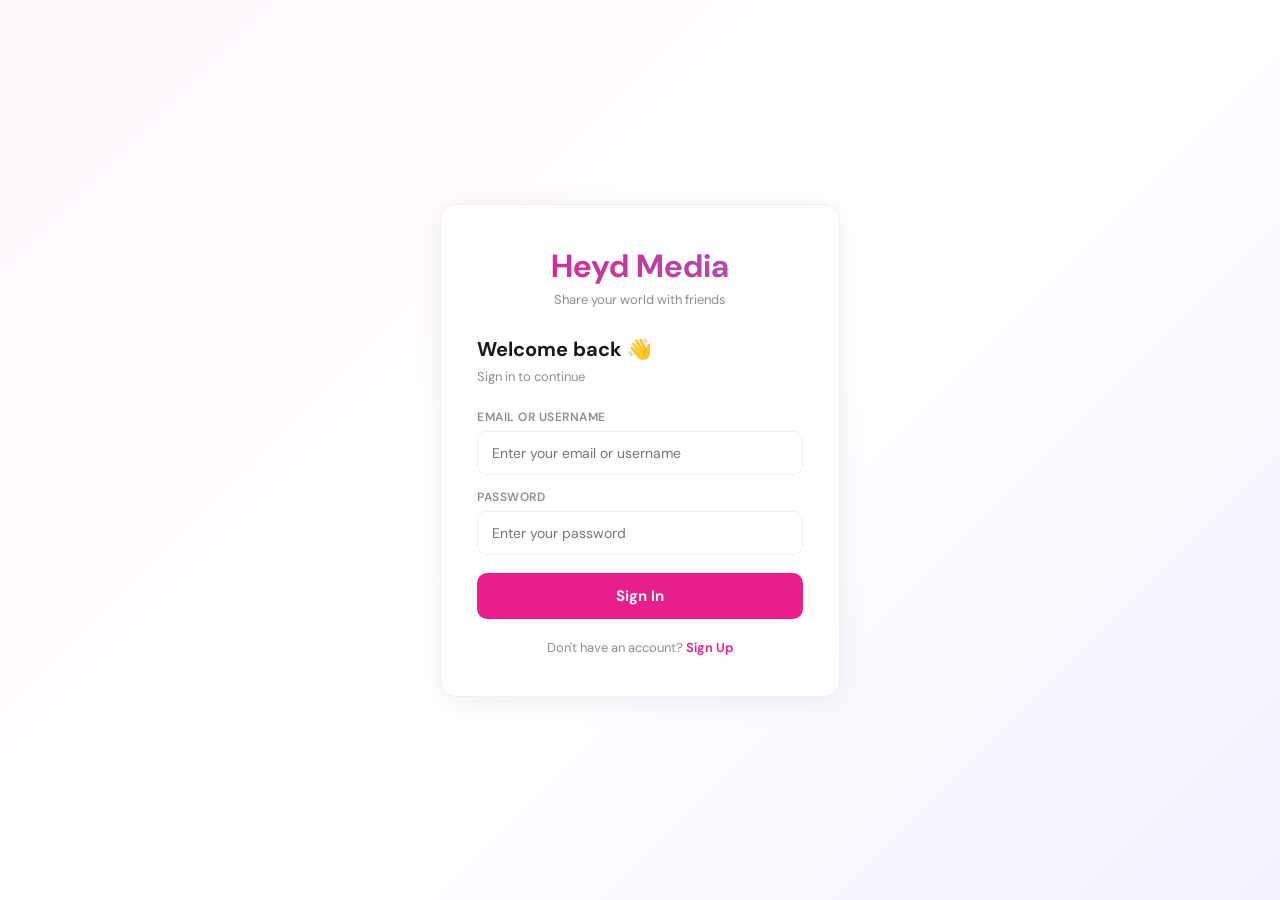
<file: index.html>
<!DOCTYPE html>
<html lang="en">
<head>
<meta charset="UTF-8">
<meta name="viewport" content="width=device-width, initial-scale=1.0">
<title>Heyd Media</title>
<link href="https://fonts.googleapis.com/css2?family=DM+Sans:ital,opsz,wght@0,9..40,300;0,9..40,400;0,9..40,500;0,9..40,600;0,9..40,700;1,9..40,400&display=swap" rel="stylesheet">
<style>
:root {
  --pink: #e91e8c;
  --pink2: #ff4db8;
  --pink-dim: rgba(233,30,140,0.12);
  --bg: #fafafa;
  --white: #ffffff;
  --card: #ffffff;
  --border: #efefef;
  --text: #1a1a1a;
  --muted: #8e8e8e;
  --light: #f5f5f5;
  --sidebar-w: 240px;
  --font: 'DM Sans', sans-serif;
}
*{margin:0;padding:0;box-sizing:border-box;}
body{font-family:var(--font);background:var(--bg);color:var(--text);min-height:100vh;}

/* ── AUTH SCREENS ── */
.auth-screen{display:none;min-height:100vh;align-items:center;justify-content:center;
  background:linear-gradient(135deg,#fff5fb 0%,#fff 50%,#f5f0ff 100%);}
.auth-screen.active{display:flex;}

.auth-box{background:var(--white);border:1px solid var(--border);border-radius:16px;
  padding:40px 36px;width:400px;box-shadow:0 4px 30px rgba(0,0,0,0.06);}

.auth-logo{text-align:center;margin-bottom:28px;}
.auth-logo .logo-text{font-size:32px;font-weight:700;
  background:linear-gradient(135deg,var(--pink),#9b59b6);
  -webkit-background-clip:text;-webkit-text-fill-color:transparent;background-clip:text;}
.auth-logo p{font-size:13px;color:var(--muted);margin-top:4px;}

.auth-box h2{font-size:20px;font-weight:700;margin-bottom:6px;}
.auth-box .sub{font-size:13px;color:var(--muted);margin-bottom:24px;}

.form-group{margin-bottom:14px;}
.form-group label{font-size:12px;font-weight:600;color:var(--muted);
  text-transform:uppercase;letter-spacing:0.5px;display:block;margin-bottom:6px;}
.form-group input{width:100%;padding:12px 14px;border:1.5px solid var(--border);
  border-radius:10px;font-size:14px;font-family:var(--font);
  outline:none;transition:border 0.2s;background:#fff;color:var(--text);}
.form-group input:focus{border-color:var(--pink);}

.btn-main{width:100%;padding:13px;background:var(--pink);color:#fff;
  border:none;border-radius:10px;font-size:15px;font-weight:700;
  font-family:var(--font);cursor:pointer;transition:all 0.2s;margin-top:4px;}
.btn-main:hover{background:#c2185b;transform:translateY(-1px);
  box-shadow:0 6px 20px rgba(233,30,140,0.3);}

.auth-switch{text-align:center;font-size:13px;color:var(--muted);margin-top:20px;}
.auth-switch a{color:var(--pink);text-decoration:none;font-weight:600;cursor:pointer;}

.divider{display:flex;align-items:center;gap:12px;margin:18px 0;}
.divider span{font-size:12px;color:var(--muted);}
.divider::before,.divider::after{content:'';flex:1;height:1px;background:var(--border);}

/* ── MAIN APP ── */
#app{display:none;}
#app.active{display:flex;min-height:100vh;}

/* Sidebar */
.sidebar{width:var(--sidebar-w);background:var(--white);border-right:1px solid var(--border);
  padding:20px 0;position:fixed;top:0;left:0;bottom:0;z-index:100;
  display:flex;flex-direction:column;}

.sidebar-logo{padding:14px 24px 24px;font-size:24px;font-weight:700;
  background:linear-gradient(135deg,var(--pink),#9b59b6);
  -webkit-background-clip:text;-webkit-text-fill-color:transparent;background-clip:text;}

.nav-item{display:flex;align-items:center;gap:14px;padding:13px 24px;
  cursor:pointer;border-radius:12px;margin:2px 10px;
  font-size:15px;font-weight:500;color:var(--text);transition:all 0.15s;
  text-decoration:none;}
.nav-item:hover{background:var(--light);}
.nav-item.active{background:var(--pink-dim);color:var(--pink);font-weight:700;}
.nav-item .nav-icon{font-size:22px;width:26px;text-align:center;}
.nav-item .notif-badge{background:var(--pink);color:#fff;border-radius:10px;
  font-size:10px;font-weight:700;padding:1px 6px;margin-left:auto;}

.sidebar-user{margin-top:auto;padding:16px 24px;border-top:1px solid var(--border);
  display:flex;align-items:center;gap:12px;cursor:pointer;}
.sidebar-user:hover{background:var(--light);}
.s-avatar{width:38px;height:38px;border-radius:50%;background:linear-gradient(135deg,var(--pink),#9b59b6);
  display:flex;align-items:center;justify-content:center;
  font-size:15px;font-weight:700;color:#fff;flex-shrink:0;}
.s-name{font-size:14px;font-weight:600;}
.s-handle{font-size:12px;color:var(--muted);}
.s-logout{margin-left:auto;font-size:18px;color:var(--muted);}

/* Main content */
.main{margin-left:var(--sidebar-w);flex:1;min-height:100vh;}

/* ── PAGES ── */
.page{display:none;padding:30px;}
.page.active{display:block;}

/* ── FEED ── */
.feed-layout{display:grid;grid-template-columns:1fr 320px;gap:30px;max-width:960px;margin:0 auto;}

.stories-bar{background:var(--white);border:1px solid var(--border);border-radius:16px;
  padding:16px;margin-bottom:20px;display:flex;gap:16px;overflow-x:auto;}
.story{display:flex;flex-direction:column;align-items:center;gap:6px;cursor:pointer;flex-shrink:0;}
.story-ring{width:58px;height:58px;border-radius:50%;
  background:linear-gradient(135deg,var(--pink),#f9a825);
  padding:2px;display:flex;align-items:center;justify-content:center;}
.story-ring.add{background:var(--light);border:2px dashed var(--border);}
.story-inner{width:52px;height:52px;border-radius:50%;background:var(--light);
  display:flex;align-items:center;justify-content:center;
  font-size:20px;border:2px solid var(--white);}
.story-name{font-size:10px;color:var(--muted);text-align:center;max-width:58px;
  overflow:hidden;text-overflow:ellipsis;white-space:nowrap;}

/* Create post box */
.create-box{background:var(--white);border:1px solid var(--border);border-radius:16px;
  padding:16px;margin-bottom:20px;}
.create-input-row{display:flex;align-items:center;gap:12px;margin-bottom:12px;}
.create-input{flex:1;padding:11px 16px;background:var(--light);border:none;
  border-radius:24px;font-size:14px;font-family:var(--font);outline:none;color:var(--text);}
.create-input::placeholder{color:var(--muted);}
.create-actions{display:flex;gap:8px;align-items:center;}
.create-btn{padding:6px 14px;border:none;border-radius:20px;font-size:13px;font-weight:600;
  font-family:var(--font);cursor:pointer;display:flex;align-items:center;gap:5px;transition:all 0.2s;}
.create-btn.media{background:var(--light);color:var(--text);}
.create-btn.media:hover{background:var(--border);}
.create-btn.post{background:var(--pink);color:#fff;margin-left:auto;}
.create-btn.post:hover{background:#c2185b;}

/* Post card */
.post-card{background:var(--white);border:1px solid var(--border);
  border-radius:16px;margin-bottom:16px;overflow:hidden;}
.post-header{display:flex;align-items:center;gap:10px;padding:14px 16px;}
.post-avatar{width:40px;height:40px;border-radius:50%;
  display:flex;align-items:center;justify-content:center;
  font-size:16px;font-weight:700;color:#fff;flex-shrink:0;}
.post-user-info{flex:1;}
.post-username{font-size:14px;font-weight:700;}
.post-time{font-size:12px;color:var(--muted);}
.post-menu{font-size:20px;color:var(--muted);cursor:pointer;padding:4px 8px;
  border-radius:8px;transition:background 0.2s;}
.post-menu:hover{background:var(--light);}

.post-media{width:100%;max-height:420px;object-fit:cover;display:block;}
.post-media-emoji{width:100%;height:240px;
  display:flex;align-items:center;justify-content:center;
  font-size:80px;background:linear-gradient(135deg,#f8f0ff,#fff0f8);}

.post-body{padding:14px 16px;}
.post-caption{font-size:14px;line-height:1.6;margin-bottom:10px;}
.post-caption .username-tag{font-weight:700;}

.post-actions{display:flex;align-items:center;gap:4px;margin-bottom:10px;}
.action-btn{background:none;border:none;cursor:pointer;
  display:flex;align-items:center;gap:5px;padding:6px 10px;
  border-radius:8px;font-size:13px;font-weight:600;font-family:var(--font);
  color:var(--muted);transition:all 0.2s;}
.action-btn:hover{background:var(--light);}
.action-btn.liked{color:var(--pink);}
.action-btn .icon{font-size:18px;}

.post-likes{font-size:13px;font-weight:700;margin-bottom:6px;}
.post-comment-input{display:flex;align-items:center;gap:8px;padding-top:10px;
  border-top:1px solid var(--border);}
.comment-in{flex:1;padding:8px 14px;background:var(--light);border:none;
  border-radius:20px;font-size:13px;font-family:var(--font);outline:none;color:var(--text);}
.comment-in::placeholder{color:var(--muted);}
.comment-send{background:var(--pink);color:#fff;border:none;
  width:32px;height:32px;border-radius:50%;cursor:pointer;font-size:14px;
  display:flex;align-items:center;justify-content:center;transition:all 0.2s;}
.comment-send:hover{background:#c2185b;}

.comments-list{margin-top:8px;}
.comment-item{display:flex;gap:8px;margin-bottom:8px;}
.comment-av{width:28px;height:28px;border-radius:50%;
  display:flex;align-items:center;justify-content:center;
  font-size:11px;font-weight:700;color:#fff;flex-shrink:0;}
.comment-content{flex:1;}
.comment-user{font-size:12px;font-weight:700;}
.comment-text{font-size:13px;color:var(--text);}
.comment-time{font-size:11px;color:var(--muted);}

/* Right sidebar */
.right-sidebar{}
.widget{background:var(--white);border:1px solid var(--border);
  border-radius:16px;padding:16px;margin-bottom:16px;}
.widget-title{font-size:14px;font-weight:700;margin-bottom:14px;
  display:flex;align-items:center;justify-content:space-between;}
.widget-title a{font-size:12px;color:var(--pink);cursor:pointer;font-weight:600;}

.suggest-user{display:flex;align-items:center;gap:10px;margin-bottom:12px;}
.su-av{width:36px;height:36px;border-radius:50%;
  display:flex;align-items:center;justify-content:center;
  font-size:14px;font-weight:700;color:#fff;}
.su-name{font-size:13px;font-weight:700;flex:1;}
.su-handle{font-size:11px;color:var(--muted);}
.follow-btn{background:var(--pink-dim);color:var(--pink);border:none;
  padding:5px 14px;border-radius:16px;font-size:12px;font-weight:700;
  font-family:var(--font);cursor:pointer;transition:all 0.2s;}
.follow-btn:hover{background:var(--pink);color:#fff;}
.follow-btn.following{background:var(--light);color:var(--muted);}

/* ── EXPLORE ── */
.explore-grid{display:grid;grid-template-columns:repeat(3,1fr);gap:3px;max-width:900px;margin:0 auto;}
.explore-item{aspect-ratio:1;border-radius:8px;overflow:hidden;cursor:pointer;position:relative;}
.explore-item:hover .explore-overlay{opacity:1;}
.explore-img{width:100%;height:100%;display:flex;align-items:center;justify-content:center;font-size:48px;}
.explore-overlay{position:absolute;inset:0;background:rgba(0,0,0,0.4);
  display:flex;align-items:center;justify-content:center;gap:16px;
  opacity:0;transition:opacity 0.2s;color:#fff;font-weight:700;font-size:14px;}

/* ── PROFILE ── */
.profile-header{max-width:800px;margin:0 auto 30px;background:var(--white);
  border:1px solid var(--border);border-radius:16px;padding:28px;}
.profile-top{display:flex;align-items:center;gap:32px;margin-bottom:24px;}
.profile-big-av{width:96px;height:96px;border-radius:50%;
  display:flex;align-items:center;justify-content:center;
  font-size:38px;font-weight:700;color:#fff;flex-shrink:0;}
.profile-info h2{font-size:22px;font-weight:700;margin-bottom:4px;}
.profile-handle{font-size:14px;color:var(--muted);margin-bottom:12px;}
.profile-bio{font-size:14px;line-height:1.6;color:var(--text);margin-bottom:14px;}
.profile-stats{display:flex;gap:28px;}
.p-stat{text-align:center;}
.p-stat-num{font-size:18px;font-weight:700;display:block;}
.p-stat-lbl{font-size:12px;color:var(--muted);}
.profile-actions{display:flex;gap:10px;margin-top:16px;}
.edit-btn{padding:9px 22px;border-radius:10px;border:1.5px solid var(--border);
  background:#fff;font-size:14px;font-weight:700;font-family:var(--font);
  cursor:pointer;transition:all 0.2s;}
.edit-btn:hover{background:var(--light);}

.profile-grid{display:grid;grid-template-columns:repeat(3,1fr);gap:3px;max-width:800px;margin:0 auto;}
.pg-item{aspect-ratio:1;border-radius:8px;overflow:hidden;cursor:pointer;
  display:flex;align-items:center;justify-content:center;font-size:44px;position:relative;}
.pg-item:hover .explore-overlay{opacity:1;}

/* ── NOTIFICATIONS ── */
.notif-list{max-width:600px;margin:0 auto;}
.notif-item{display:flex;align-items:center;gap:12px;padding:14px 16px;
  background:var(--white);border:1px solid var(--border);border-radius:12px;
  margin-bottom:10px;transition:all 0.2s;}
.notif-item:hover{border-color:var(--pink);transform:translateX(4px);}
.notif-item.unread{background:#fff5fb;}
.notif-av{width:42px;height:42px;border-radius:50%;
  display:flex;align-items:center;justify-content:center;
  font-size:16px;font-weight:700;color:#fff;flex-shrink:0;}
.notif-text{flex:1;font-size:14px;line-height:1.5;}
.notif-text strong{font-weight:700;}
.notif-time{font-size:12px;color:var(--muted);}
.notif-icon{font-size:24px;}

/* ── SETTINGS ── */
.settings-wrap{max-width:600px;margin:0 auto;}
.settings-section{background:var(--white);border:1px solid var(--border);
  border-radius:16px;padding:20px;margin-bottom:16px;}
.settings-section h3{font-size:16px;font-weight:700;margin-bottom:16px;
  padding-bottom:12px;border-bottom:1px solid var(--border);}
.setting-row{display:flex;align-items:center;justify-content:space-between;
  padding:12px 0;border-bottom:1px solid var(--border);}
.setting-row:last-child{border-bottom:none;}
.setting-label{font-size:14px;font-weight:500;}
.setting-desc{font-size:12px;color:var(--muted);margin-top:2px;}

/* Toggle */
.toggle{width:48px;height:26px;background:var(--border);border-radius:13px;
  cursor:pointer;position:relative;transition:background 0.2s;flex-shrink:0;}
.toggle.on{background:var(--pink);}
.toggle::after{content:'';position:absolute;width:20px;height:20px;background:#fff;
  border-radius:50%;top:3px;left:3px;transition:transform 0.2s;
  box-shadow:0 1px 4px rgba(0,0,0,0.2);}
.toggle.on::after{transform:translateX(22px);}

.settings-input{width:100%;padding:11px 14px;border:1.5px solid var(--border);
  border-radius:10px;font-size:14px;font-family:var(--font);
  outline:none;transition:border 0.2s;margin-top:8px;}
.settings-input:focus{border-color:var(--pink);}
.save-btn{background:var(--pink);color:#fff;border:none;
  padding:11px 24px;border-radius:10px;font-size:14px;font-weight:700;
  font-family:var(--font);cursor:pointer;margin-top:14px;transition:all 0.2s;}
.save-btn:hover{background:#c2185b;}
.danger-btn{background:#fff;color:#e74c3c;border:1.5px solid #e74c3c;
  padding:11px 24px;border-radius:10px;font-size:14px;font-weight:700;
  font-family:var(--font);cursor:pointer;transition:all 0.2s;}
.danger-btn:hover{background:#e74c3c;color:#fff;}

/* Page header */
.page-header{display:flex;align-items:center;justify-content:space-between;
  max-width:960px;margin:0 auto 24px;}
.page-header h1{font-size:24px;font-weight:700;}
.page-header .sub{font-size:14px;color:var(--muted);margin-top:2px;}

/* Toast notification */
.toast{position:fixed;bottom:30px;left:50%;transform:translateX(-50%) translateY(100px);
  background:var(--text);color:#fff;padding:12px 24px;border-radius:24px;
  font-size:14px;font-weight:600;z-index:9999;transition:transform 0.3s;
  box-shadow:0 4px 20px rgba(0,0,0,0.2);}
.toast.show{transform:translateX(-50%) translateY(0);}

/* Modal */
.modal-overlay{display:none;position:fixed;inset:0;background:rgba(0,0,0,0.5);
  z-index:500;align-items:center;justify-content:center;}
.modal-overlay.active{display:flex;}
.modal{background:var(--white);border-radius:20px;padding:28px;width:480px;
  max-width:90vw;box-shadow:0 20px 60px rgba(0,0,0,0.15);}
.modal h3{font-size:18px;font-weight:700;margin-bottom:6px;}
.modal .modal-sub{font-size:13px;color:var(--muted);margin-bottom:20px;}
.modal-actions{display:flex;gap:10px;margin-top:20px;}
.modal-cancel{flex:1;padding:11px;background:var(--light);color:var(--text);
  border:none;border-radius:10px;font-size:14px;font-weight:700;
  font-family:var(--font);cursor:pointer;}
.modal-confirm{flex:1;padding:11px;background:var(--pink);color:#fff;
  border:none;border-radius:10px;font-size:14px;font-weight:700;
  font-family:var(--font);cursor:pointer;}

/* Emoji picker for create post */
.emoji-row{display:flex;gap:8px;flex-wrap:wrap;margin:10px 0;}
.emoji-pick{font-size:24px;cursor:pointer;padding:4px 8px;border-radius:8px;transition:background 0.15s;}
.emoji-pick:hover{background:var(--light);}

/* Scrollbar */
::-webkit-scrollbar{width:6px;}
::-webkit-scrollbar-track{background:transparent;}
::-webkit-scrollbar-thumb{background:var(--border);border-radius:3px;}
::-webkit-scrollbar-thumb:hover{background:var(--muted);}
</style>
</head>
<body>

<!-- ═══════════ LOGIN PAGE ═══════════ -->
<div class="auth-screen active" id="loginScreen">
  <div class="auth-box">
    <div class="auth-logo">
      <div class="logo-text">Heyd Media</div>
      <p>Share your world with friends</p>
    </div>
    <h2>Welcome back 👋</h2>
    <p class="sub">Sign in to continue</p>
    <div class="form-group">
      <label>Email or Username</label>
      <input type="text" id="loginUser" placeholder="Enter your email or username">
    </div>
    <div class="form-group">
      <label>Password</label>
      <input type="password" id="loginPass" placeholder="Enter your password">
    </div>
    <button class="btn-main" onclick="doLogin()">Sign In</button>
    <p class="auth-switch">Don't have an account? <a onclick="showSignup()">Sign Up</a></p>
  </div>
</div>

<!-- ═══════════ SIGNUP PAGE ═══════════ -->
<div class="auth-screen" id="signupScreen">
  <div class="auth-box">
    <div class="auth-logo">
      <div class="logo-text">Heyd Media</div>
      <p>Join millions sharing moments</p>
    </div>
    <h2>Create account ✨</h2>
    <p class="sub">Start sharing today</p>
    <div class="form-group">
      <label>Full Name</label>
      <input type="text" id="regName" placeholder="Your full name">
    </div>
    <div class="form-group">
      <label>Username</label>
      <input type="text" id="regUser" placeholder="Choose a username">
    </div>
    <div class="form-group">
      <label>Email</label>
      <input type="email" id="regEmail" placeholder="Your email address">
    </div>
    <div class="form-group">
      <label>Password</label>
      <input type="password" id="regPass" placeholder="Create a password">
    </div>
    <button class="btn-main" onclick="doSignup()">Create Account</button>
    <p class="auth-switch">Already have an account? <a onclick="showLogin()">Sign In</a></p>
  </div>
</div>

<!-- ═══════════ MAIN APP ═══════════ -->
<div id="app">

  <!-- Sidebar -->
  <div class="sidebar">
    <div class="sidebar-logo">Heyd Media</div>

    <div class="nav-item active" onclick="showPage('feed',this)">
      <span class="nav-icon">🏠</span> Home
    </div>
    <div class="nav-item" onclick="showPage('explore',this)">
      <span class="nav-icon">🔍</span> Explore
    </div>
    <div class="nav-item" onclick="showPage('notifications',this)">
      <span class="nav-icon">🔔</span> Notifications
      <span class="notif-badge" id="notifBadge">3</span>
    </div>
    <div class="nav-item" onclick="showPage('profile',this)">
      <span class="nav-icon">👤</span> Profile
    </div>
    <div class="nav-item" onclick="showPage('settings',this)">
      <span class="nav-icon">⚙️</span> Settings
    </div>

    <div class="sidebar-user" onclick="showPage('profile', document.querySelector('.nav-item:nth-child(5)'))">
      <div class="s-avatar" id="sidebarAvatar">H</div>
      <div>
        <div class="s-name" id="sidebarName">Harivasanth</div>
        <div class="s-handle" id="sidebarHandle">@harivasanth</div>
      </div>
      <span class="s-logout" onclick="event.stopPropagation();doLogout()" title="Logout">↪</span>
    </div>
  </div>

  <!-- Main -->
  <div class="main">

    <!-- ── FEED PAGE ── -->
    <div class="page active" id="feedPage" style="max-width:960px;margin:0 auto;">
      <div class="feed-layout">
        <div class="feed-col">

          <!-- Stories -->
          <div class="stories-bar">
            <div class="story" onclick="showToast('Your story coming soon!')">
              <div class="story-ring add">
                <div class="story-inner">➕</div>
              </div>
              <span class="story-name">Your Story</span>
            </div>
            <div class="story">
              <div class="story-ring">
                <div class="story-inner">🚀</div>
              </div>
              <span class="story-name">devhari</span>
            </div>
            <div class="story">
              <div class="story-ring">
                <div class="story-inner">☁️</div>
              </div>
              <span class="story-name">karthik</span>
            </div>
            <div class="story">
              <div class="story-ring">
                <div class="story-inner">🐍</div>
              </div>
              <span class="story-name">pydev</span>
            </div>
            <div class="story">
              <div class="story-ring">
                <div class="story-inner">🎯</div>
              </div>
              <span class="story-name">techie</span>
            </div>
          </div>

          <!-- Create Post -->
          <div class="create-box">
            <div class="create-input-row">
              <div class="s-avatar" id="createAvatar" style="width:38px;height:38px;font-size:15px;">H</div>
              <input class="create-input" id="postInput" placeholder="Share something with your friends...">
            </div>
            <div class="emoji-row" id="emojiRow" style="display:none;">
              <span class="emoji-pick" onclick="addEmoji('🚀')">🚀</span>
              <span class="emoji-pick" onclick="addEmoji('☁️')">☁️</span>
              <span class="emoji-pick" onclick="addEmoji('🐍')">🐍</span>
              <span class="emoji-pick" onclick="addEmoji('💻')">💻</span>
              <span class="emoji-pick" onclick="addEmoji('🎉')">🎉</span>
              <span class="emoji-pick" onclick="addEmoji('❤️')">❤️</span>
              <span class="emoji-pick" onclick="addEmoji('🔥')">🔥</span>
              <span class="emoji-pick" onclick="addEmoji('✅')">✅</span>
              <span class="emoji-pick" onclick="addEmoji('😊')">😊</span>
              <span class="emoji-pick" onclick="addEmoji('👍')">👍</span>
              <span class="emoji-pick" onclick="addEmoji('🎯')">🎯</span>
              <span class="emoji-pick" onclick="addEmoji('⚙️')">⚙️</span>
            </div>
            <div class="create-actions">
              <button class="create-btn media" onclick="toggleEmoji()">😊 Emoji</button>
              <button class="create-btn media" onclick="showToast('Photo upload requires backend server')">📸 Photo</button>
              <button class="create-btn media" onclick="showToast('Video upload requires backend server')">🎬 Video</button>
              <button class="create-btn post" onclick="createPost()">Post</button>
            </div>
          </div>

          <!-- Posts Feed -->
          <div id="postsContainer"></div>
        </div>

        <!-- Right sidebar -->
        <div class="right-sidebar">
          <div class="widget">
            <div class="widget-title">Suggested for you <a>See all</a></div>
            <div id="suggestList"></div>
          </div>
          <div class="widget">
            <div class="widget-title">Trending 🔥</div>
            <div style="display:flex;flex-direction:column;gap:10px;">
              <div onclick="showToast('#DevOps trending!')" style="cursor:pointer;padding:8px;border-radius:8px;" onmouseover="this.style.background='var(--light)'" onmouseout="this.style.background=''">
                <div style="font-size:13px;font-weight:700;">#DevOps</div>
                <div style="font-size:11px;color:var(--muted);">2.4K posts</div>
              </div>
              <div onclick="showToast('#Python trending!')" style="cursor:pointer;padding:8px;border-radius:8px;" onmouseover="this.style.background='var(--light)'" onmouseout="this.style.background=''">
                <div style="font-size:13px;font-weight:700;">#Python</div>
                <div style="font-size:11px;color:var(--muted);">1.8K posts</div>
              </div>
              <div onclick="showToast('#CloudComputing trending!')" style="cursor:pointer;padding:8px;border-radius:8px;" onmouseover="this.style.background='var(--light)'" onmouseout="this.style.background=''">
                <div style="font-size:13px;font-weight:700;">#CloudComputing</div>
                <div style="font-size:11px;color:var(--muted);">1.2K posts</div>
              </div>
              <div onclick="showToast('#AWS trending!')" style="cursor:pointer;padding:8px;border-radius:8px;" onmouseover="this.style.background='var(--light)'" onmouseout="this.style.background=''">
                <div style="font-size:13px;font-weight:700;">#AWS</div>
                <div style="font-size:11px;color:var(--muted);">980 posts</div>
              </div>
            </div>
          </div>
        </div>
      </div>
    </div>

    <!-- ── EXPLORE PAGE ── -->
    <div class="page" id="explorePage">
      <div class="page-header">
        <div>
          <h1>Explore</h1>
          <div class="sub">Discover new content</div>
        </div>
        <input style="padding:10px 16px;border:1.5px solid var(--border);border-radius:24px;
          font-size:14px;width:240px;outline:none;font-family:var(--font);"
          placeholder="🔍  Search..." onfocus="this.style.borderColor='var(--pink)'"
          onblur="this.style.borderColor='var(--border)'">
      </div>
      <div class="explore-grid" id="exploreGrid"></div>
    </div>

    <!-- ── NOTIFICATIONS PAGE ── -->
    <div class="page" id="notificationsPage">
      <div class="page-header">
        <div>
          <h1>Notifications</h1>
          <div class="sub">Stay up to date</div>
        </div>
        <button onclick="markAllRead()" style="padding:9px 18px;background:var(--pink-dim);
          color:var(--pink);border:none;border-radius:10px;font-size:13px;font-weight:700;
          font-family:var(--font);cursor:pointer;">Mark all read</button>
      </div>
      <div class="notif-list" id="notifList"></div>
    </div>

    <!-- ── PROFILE PAGE ── -->
    <div class="page" id="profilePage">
      <div class="profile-header">
        <div class="profile-top">
          <div class="profile-big-av" id="profileBigAv"
            style="background:linear-gradient(135deg,#e91e8c,#9b59b6);">H</div>
          <div style="flex:1;">
            <h2 id="profileName">Harivasanth Arava</h2>
            <div class="profile-handle" id="profileHandle">@harivasanth</div>
            <div class="profile-bio" id="profileBio">
              Fresher DevOps & Cloud Engineer 🚀<br>
              MCA Cloud Computing · Jain University, Bengaluru<br>
              Python | AWS | Docker | Jenkins | Linux
            </div>
            <div class="profile-stats">
              <div class="p-stat">
                <span class="p-stat-num" id="postCount">0</span>
                <span class="p-stat-lbl">Posts</span>
              </div>
              <div class="p-stat">
                <span class="p-stat-num" id="followerCount">248</span>
                <span class="p-stat-lbl">Followers</span>
              </div>
              <div class="p-stat">
                <span class="p-stat-num">186</span>
                <span class="p-stat-lbl">Following</span>
              </div>
            </div>
          </div>
        </div>
        <div class="profile-actions">
          <button class="edit-btn" onclick="showEditProfile()">✏️ Edit Profile</button>
          <button class="edit-btn" onclick="showToast('Profile link copied!')">🔗 Share Profile</button>
        </div>
      </div>

      <!-- Tabs -->
      <div style="max-width:800px;margin:0 auto 16px;display:flex;gap:0;
        background:var(--white);border:1px solid var(--border);border-radius:12px;overflow:hidden;">
        <button onclick="setProfileTab('posts',this)" id="tabPosts"
          style="flex:1;padding:12px;border:none;background:var(--pink);color:#fff;
          font-size:14px;font-weight:700;font-family:var(--font);cursor:pointer;">
          📸 Posts
        </button>
        <button onclick="setProfileTab('liked',this)" id="tabLiked"
          style="flex:1;padding:12px;border:none;background:#fff;color:var(--muted);
          font-size:14px;font-weight:500;font-family:var(--font);cursor:pointer;">
          ❤️ Liked
        </button>
      </div>

      <div class="profile-grid" id="profileGrid"></div>
      <div id="likedGrid" style="display:none;" class="profile-grid"></div>
    </div>

    <!-- ── SETTINGS PAGE ── -->
    <div class="page" id="settingsPage">
      <div class="page-header">
        <div>
          <h1>Settings</h1>
          <div class="sub">Manage your account</div>
        </div>
      </div>
      <div class="settings-wrap">

        <!-- Account -->
        <div class="settings-section">
          <h3>👤 Account Information</h3>
          <div class="form-group">
            <label>Display Name</label>
            <input class="settings-input" id="settingName" placeholder="Your display name">
          </div>
          <div class="form-group" style="margin-top:10px;">
            <label>Username</label>
            <input class="settings-input" id="settingUsername" placeholder="@username">
          </div>
          <div class="form-group" style="margin-top:10px;">
            <label>Bio</label>
            <input class="settings-input" id="settingBio" placeholder="Tell people about yourself">
          </div>
          <div class="form-group" style="margin-top:10px;">
            <label>Email</label>
            <input class="settings-input" id="settingEmail" placeholder="your@email.com">
          </div>
          <button class="save-btn" onclick="saveProfile()">💾 Save Changes</button>
        </div>

        <!-- Privacy -->
        <div class="settings-section">
          <h3>🔒 Privacy & Security</h3>
          <div class="setting-row">
            <div>
              <div class="setting-label">Private Account</div>
              <div class="setting-desc">Only approved followers see your posts</div>
            </div>
            <div class="toggle" id="togglePrivate" onclick="toggleSetting(this,'Account set to private','Account set to public')"></div>
          </div>
          <div class="setting-row">
            <div>
              <div class="setting-label">Show Online Status</div>
              <div class="setting-desc">Let others see when you are active</div>
            </div>
            <div class="toggle on" id="toggleOnline" onclick="toggleSetting(this,'Online status hidden','Online status visible')"></div>
          </div>
          <div class="setting-row">
            <div>
              <div class="setting-label">Allow Comments</div>
              <div class="setting-desc">Let people comment on your posts</div>
            </div>
            <div class="toggle on" id="toggleComments" onclick="toggleSetting(this,'Comments disabled','Comments enabled')"></div>
          </div>
          <div class="setting-row">
            <div>
              <div class="setting-label">Two-Factor Authentication</div>
              <div class="setting-desc">Add extra security to your account</div>
            </div>
            <div class="toggle" id="toggle2FA" onclick="toggleSetting(this,'2FA enabled ✅','2FA disabled')"></div>
          </div>
        </div>

        <!-- Notifications -->
        <div class="settings-section">
          <h3>🔔 Notifications</h3>
          <div class="setting-row">
            <div><div class="setting-label">Likes</div><div class="setting-desc">When someone likes your post</div></div>
            <div class="toggle on" onclick="toggleSetting(this,'Like notifications off','Like notifications on')"></div>
          </div>
          <div class="setting-row">
            <div><div class="setting-label">Comments</div><div class="setting-desc">When someone comments on your post</div></div>
            <div class="toggle on" onclick="toggleSetting(this,'Comment notifications off','Comment notifications on')"></div>
          </div>
          <div class="setting-row">
            <div><div class="setting-label">New Followers</div><div class="setting-desc">When someone follows you</div></div>
            <div class="toggle on" onclick="toggleSetting(this,'Follow notifications off','Follow notifications on')"></div>
          </div>
          <div class="setting-row">
            <div><div class="setting-label">Messages</div><div class="setting-desc">When you receive a direct message</div></div>
            <div class="toggle" onclick="toggleSetting(this,'Message notifications off','Message notifications on')"></div>
          </div>
        </div>

        <!-- Appearance -->
        <div class="settings-section">
          <h3>🎨 Appearance</h3>
          <div class="setting-row">
            <div><div class="setting-label">Dark Mode</div><div class="setting-desc">Switch to dark theme</div></div>
            <div class="toggle" id="darkToggle" onclick="toggleDark(this)"></div>
          </div>
          <div class="setting-row">
            <div><div class="setting-label">Compact View</div><div class="setting-desc">Show more content on screen</div></div>
            <div class="toggle" onclick="toggleSetting(this,'Compact view on','Compact view off')"></div>
          </div>
        </div>

        <!-- Password -->
        <div class="settings-section">
          <h3>🔑 Change Password</h3>
          <div class="form-group">
            <label>Current Password</label>
            <input class="settings-input" type="password" placeholder="Enter current password">
          </div>
          <div class="form-group" style="margin-top:10px;">
            <label>New Password</label>
            <input class="settings-input" type="password" placeholder="Enter new password">
          </div>
          <div class="form-group" style="margin-top:10px;">
            <label>Confirm New Password</label>
            <input class="settings-input" type="password" placeholder="Confirm new password">
          </div>
          <button class="save-btn" onclick="showToast('Password updated successfully!')">🔑 Update Password</button>
        </div>

        <!-- Danger Zone -->
        <div class="settings-section">
          <h3>⚠️ Danger Zone</h3>
          <div class="setting-row">
            <div><div class="setting-label">Deactivate Account</div><div class="setting-desc">Temporarily hide your profile</div></div>
            <button class="danger-btn" onclick="showToast('Account deactivation requires confirmation')">Deactivate</button>
          </div>
          <div class="setting-row">
            <div><div class="setting-label">Delete Account</div><div class="setting-desc">Permanently delete all your data</div></div>
            <button class="danger-btn" onclick="showToast('Account deletion is permanent!')">Delete</button>
          </div>
        </div>

      </div>
    </div>

  </div><!-- end main -->
</div><!-- end app -->

<!-- Edit Profile Modal -->
<div class="modal-overlay" id="editModal">
  <div class="modal">
    <h3>Edit Profile</h3>
    <p class="modal-sub">Update your profile information</p>
    <div class="form-group">
      <label>Display Name</label>
      <input class="settings-input" id="editName" placeholder="Display name">
    </div>
    <div class="form-group" style="margin-top:10px;">
      <label>Bio</label>
      <input class="settings-input" id="editBio" placeholder="Bio">
    </div>
    <div class="modal-actions">
      <button class="modal-cancel" onclick="closeModal()">Cancel</button>
      <button class="modal-confirm" onclick="saveEditProfile()">Save Changes</button>
    </div>
  </div>
</div>

<!-- Toast -->
<div class="toast" id="toast"></div>

<script>
// ═══════ STATE ═══════
let currentUser = null;
let users = JSON.parse(localStorage.getItem('hm_users') || '[]');
let posts = JSON.parse(localStorage.getItem('hm_posts') || '[]');

// Seed sample posts if empty
if(posts.length === 0){
  posts = [
    {id:1,user:'devhari',avatar:'🚀',color:'#e91e8c',caption:'Just deployed my first CI/CD pipeline using Jenkins and Docker! 🚀 Automated everything from code push to deployment. #DevOps #Jenkins',emoji:'🚀',likes:24,liked:false,comments:[{user:'karthik',av:'☁️',color:'#3498db',text:'Amazing work! How long did it take?',time:'2h'},{user:'pydev',av:'🐍',color:'#2ecc71',text:'This is so cool! 🔥',time:'1h'}],time:'3 hours ago'},
    {id:2,user:'karthik',avatar:'☁️',color:'#3498db',caption:'Successfully set up AWS EC2 with Docker containers! Cloud deployment is incredible ☁️ #AWS #Cloud',emoji:'☁️',likes:18,liked:false,comments:[{user:'devhari',av:'🚀',color:'#e91e8c',text:'Great setup! What region did you use?',time:'1h'}],time:'5 hours ago'},
    {id:3,user:'pydev',avatar:'🐍',color:'#2ecc71',caption:'Python Flask app running smoothly with MySQL database 🐍 Built a REST API in just 2 hours! #Python #Flask',emoji:'🐍',likes:31,liked:false,comments:[],time:'8 hours ago'},
    {id:4,user:'techie',avatar:'🎯',color:'#9b59b6',caption:'Learning Kubernetes for container orchestration 🎯 The future of deployment is here! #Kubernetes #DevOps',emoji:'🎯',likes:15,liked:false,comments:[{user:'karthik',av:'☁️',color:'#3498db',text:'Kubernetes is a game changer!',time:'30min'}],time:'1 day ago'},
  ];
  savePosts();
}

const COLORS = ['#e91e8c','#3498db','#2ecc71','#9b59b6','#e67e22','#e74c3c','#1abc9c','#f39c12'];

function savePosts(){ localStorage.setItem('hm_posts', JSON.stringify(posts)); }
function saveUsers(){ localStorage.setItem('hm_users', JSON.stringify(users)); }

function getColor(name){
  let hash = 0;
  for(let c of name) hash = c.charCodeAt(0) + hash * 31;
  return COLORS[Math.abs(hash) % COLORS.length];
}

// ═══════ AUTH ═══════
function showSignup(){ document.getElementById('loginScreen').classList.remove('active'); document.getElementById('signupScreen').classList.add('active'); }
function showLogin(){ document.getElementById('signupScreen').classList.remove('active'); document.getElementById('loginScreen').classList.add('active'); }

function doLogin(){
  const u = document.getElementById('loginUser').value.trim();
  const p = document.getElementById('loginPass').value.trim();
  if(!u||!p){ showToast('Please fill all fields'); return; }

  // Check saved users
  let found = users.find(x => (x.username===u||x.email===u) && x.password===p);

  // Allow demo login
  if(!found && u==='demo' && p==='demo'){
    found = {username:'harivasanth',name:'Harivasanth Arava',email:'demo@heyd.com',
             password:'demo',bio:'Fresher DevOps & Cloud Engineer 🚀\nMCA Cloud Computing · Jain University',color:'#e91e8c'};
  }

  if(!found){ showToast('Invalid credentials. Try demo/demo'); return; }

  currentUser = found;
  loadApp();
}

function doSignup(){
  const name = document.getElementById('regName').value.trim();
  const user = document.getElementById('regUser').value.trim();
  const email = document.getElementById('regEmail').value.trim();
  const pass = document.getElementById('regPass').value.trim();

  if(!name||!user||!email||!pass){ showToast('Please fill all fields'); return; }
  if(users.find(x=>x.username===user)){ showToast('Username already taken'); return; }
  if(pass.length < 6){ showToast('Password must be at least 6 characters'); return; }

  const newUser = {username:user,name,email,password:pass,bio:'Hey, I just joined Heyd Media! 👋',color:getColor(user)};
  users.push(newUser);
  saveUsers();
  currentUser = newUser;
  loadApp();
}

function doLogout(){
  currentUser = null;
  document.getElementById('app').classList.remove('active');
  document.getElementById('app').style.display = 'none';
  document.getElementById('loginScreen').classList.add('active');
  showToast('Logged out successfully');
}

// ═══════ APP ═══════
function loadApp(){
  document.getElementById('loginScreen').classList.remove('active');
  document.getElementById('signupScreen').classList.remove('active');
  const app = document.getElementById('app');
  app.style.display = 'flex';
  app.classList.add('active');

  // Update sidebar
  const letter = currentUser.name.charAt(0).toUpperCase();
  document.getElementById('sidebarAvatar').textContent = letter;
  document.getElementById('sidebarAvatar').style.background = currentUser.color || '#e91e8c';
  document.getElementById('sidebarName').textContent = currentUser.name;
  document.getElementById('sidebarHandle').textContent = '@' + currentUser.username;
  document.getElementById('createAvatar').textContent = letter;
  document.getElementById('createAvatar').style.background = currentUser.color || '#e91e8c';

  // Settings fields
  document.getElementById('settingName').value = currentUser.name;
  document.getElementById('settingUsername').value = currentUser.username;
  document.getElementById('settingBio').value = currentUser.bio || '';
  document.getElementById('settingEmail').value = currentUser.email || '';

  renderFeed();
  renderSuggestions();
  renderExplore();
  renderNotifications();
  renderProfile();
}

// ═══════ FEED ═══════
function renderFeed(){
  const container = document.getElementById('postsContainer');
  const myPosts = posts.filter(p => p.user === currentUser.username);
  const allPosts = [...posts].sort((a,b) => b.id - a.id);

  container.innerHTML = allPosts.map(post => `
    <div class="post-card" id="post-${post.id}">
      <div class="post-header">
        <div class="post-avatar" style="background:${post.color||getColor(post.user)}">${post.avatar||post.user.charAt(0).toUpperCase()}</div>
        <div class="post-user-info">
          <div class="post-username">${post.user}</div>
          <div class="post-time">${post.time||'Just now'}</div>
        </div>
        ${post.user===currentUser.username?`<span class="post-menu" onclick="deletePost(${post.id})">🗑️</span>`:'<span class="post-menu">···</span>'}
      </div>
      <div class="post-media-emoji">${post.emoji||'📝'}</div>
      <div class="post-body">
        <div class="post-caption"><span class="username-tag">${post.user}</span> ${post.caption}</div>
        <div class="post-actions">
          <button class="action-btn ${post.liked?'liked':''}" onclick="toggleLike(${post.id})">
            <span class="icon">${post.liked?'❤️':'🤍'}</span> ${post.likes}
          </button>
          <button class="action-btn" onclick="focusComment(${post.id})">
            <span class="icon">💬</span> ${post.comments.length}
          </button>
          <button class="action-btn" onclick="showToast('Post shared!')">
            <span class="icon">↗️</span> Share
          </button>
          <button class="action-btn" onclick="showToast('Post saved!')">
            <span class="icon">🔖</span>
          </button>
        </div>
        ${post.likes>0?`<div class="post-likes">${post.likes} like${post.likes!==1?'s':''}</div>`:''}
        ${post.comments.length>0?`
          <div class="comments-list">
            ${post.comments.map(c=>`
              <div class="comment-item">
                <div class="comment-av" style="background:${c.color||getColor(c.user)}">${c.av||c.user.charAt(0).toUpperCase()}</div>
                <div class="comment-content">
                  <span class="comment-user">${c.user}</span>
                  <span class="comment-text"> ${c.text}</span>
                  <div class="comment-time">${c.time||'now'}</div>
                </div>
              </div>`).join('')}
          </div>`:''}
        <div class="post-comment-input" id="commentBox-${post.id}">
          <input class="comment-in" id="commentIn-${post.id}" placeholder="Add a comment..."
            onkeydown="if(event.key==='Enter')submitComment(${post.id})">
          <button class="comment-send" onclick="submitComment(${post.id})">➤</button>
        </div>
      </div>
    </div>`).join('');
}

function toggleLike(id){
  const post = posts.find(p=>p.id===id);
  if(!post) return;
  post.liked = !post.liked;
  post.likes += post.liked ? 1 : -1;
  savePosts();
  renderFeed();
  if(post.liked) showToast('❤️ Liked!');
}

function submitComment(id){
  const input = document.getElementById(`commentIn-${id}`);
  const text = input.value.trim();
  if(!text) return;
  const post = posts.find(p=>p.id===id);
  if(!post) return;
  post.comments.push({
    user: currentUser.username,
    av: currentUser.name.charAt(0).toUpperCase(),
    color: currentUser.color,
    text, time:'now'
  });
  savePosts();
  renderFeed();
  renderProfile();
  showToast('💬 Comment added!');
  setTimeout(()=>{ const el=document.getElementById(`commentIn-${id}`); if(el) el.focus(); },100);
}

function focusComment(id){
  const el = document.getElementById(`commentIn-${id}`);
  if(el){ el.scrollIntoView({behavior:'smooth',block:'center'}); el.focus(); }
}

function deletePost(id){
  if(!confirm('Delete this post?')) return;
  posts = posts.filter(p=>p.id!==id);
  savePosts();
  renderFeed();
  renderProfile();
  showToast('🗑️ Post deleted');
}

function createPost(){
  const input = document.getElementById('postInput');
  const text = input.value.trim();
  if(!text){ showToast('Write something first!'); return; }

  const emojis = ['🚀','☁️','🐍','💻','🎉','🔥','✅','🎯','⚙️','🌟','💡','🎨'];
  const em = emojis[Math.floor(Math.random()*emojis.length)];

  const newPost = {
    id: Date.now(),
    user: currentUser.username,
    avatar: currentUser.name.charAt(0).toUpperCase(),
    color: currentUser.color,
    caption: text,
    emoji: em,
    likes: 0, liked: false,
    comments: [],
    time: 'Just now'
  };
  posts.unshift(newPost);
  savePosts();
  input.value = '';
  document.getElementById('emojiRow').style.display = 'none';
  renderFeed();
  renderProfile();
  showToast('✅ Post published!');
}

function addEmoji(em){
  const input = document.getElementById('postInput');
  input.value += em;
  input.focus();
}

function toggleEmoji(){
  const row = document.getElementById('emojiRow');
  row.style.display = row.style.display==='none' ? 'flex' : 'none';
}

// ═══════ SUGGESTIONS ═══════
function renderSuggestions(){
  const suggestions = [
    {name:'CloudDev',handle:'@clouddev',color:'#3498db',av:'☁️'},
    {name:'PyEngineer',handle:'@pyeng',color:'#2ecc71',av:'🐍'},
    {name:'DevOpsGuru',handle:'@devguru',color:'#9b59b6',av:'⚙️'},
    {name:'TechHari',handle:'@techari',color:'#e67e22',av:'💡'},
  ];
  document.getElementById('suggestList').innerHTML = suggestions.map(u=>`
    <div class="suggest-user">
      <div class="su-av" style="background:${u.color}">${u.av}</div>
      <div>
        <div class="su-name">${u.name}</div>
        <div class="su-handle">${u.handle}</div>
      </div>
      <button class="follow-btn" onclick="followUser(this,'${u.name}')">Follow</button>
    </div>`).join('');
}

function followUser(btn, name){
  if(btn.classList.contains('following')){
    btn.classList.remove('following');
    btn.textContent = 'Follow';
    showToast(`Unfollowed ${name}`);
  } else {
    btn.classList.add('following');
    btn.textContent = 'Following ✓';
    showToast(`Following ${name}! 🎉`);
  }
}

// ═══════ EXPLORE ═══════
function renderExplore(){
  const items = [
    {emoji:'🚀',bg:'linear-gradient(135deg,#ff6b6b,#feca57)',likes:142,comments:28},
    {emoji:'☁️',bg:'linear-gradient(135deg,#48dbfb,#ff9ff3)',likes:89,comments:15},
    {emoji:'🐍',bg:'linear-gradient(135deg,#1dd1a1,#10ac84)',likes:203,comments:44},
    {emoji:'⚙️',bg:'linear-gradient(135deg,#5f27cd,#341f97)',likes:67,comments:12},
    {emoji:'💻',bg:'linear-gradient(135deg,#ff9f43,#ee5a24)',likes:178,comments:33},
    {emoji:'🎯',bg:'linear-gradient(135deg,#e91e8c,#9b59b6)',likes:95,comments:19},
    {emoji:'🔥',bg:'linear-gradient(135deg,#fd7272,#e17055)',likes:312,comments:56},
    {emoji:'🌟',bg:'linear-gradient(135deg,#fdcb6e,#e17055)',likes:124,comments:22},
    {emoji:'🎨',bg:'linear-gradient(135deg,#a29bfe,#6c5ce7)',likes:88,comments:17},
    {emoji:'🏆',bg:'linear-gradient(135deg,#ffeaa7,#fdcb6e)',likes:256,comments:41},
    {emoji:'💡',bg:'linear-gradient(135deg,#55efc4,#00b894)',likes:145,comments:29},
    {emoji:'🚀',bg:'linear-gradient(135deg,#74b9ff,#0984e3)',likes:199,comments:38},
  ];
  document.getElementById('exploreGrid').innerHTML = items.map(item=>`
    <div class="explore-item" onclick="showToast('❤️ ${item.likes} likes · 💬 ${item.comments} comments')">
      <div class="explore-img" style="background:${item.bg}">${item.emoji}</div>
      <div class="explore-overlay">
        <span>❤️ ${item.likes}</span>
        <span>💬 ${item.comments}</span>
      </div>
    </div>`).join('');
}

// ═══════ NOTIFICATIONS ═══════
const notifData = [
  {av:'🚀',color:'#e91e8c',text:'<strong>devhari</strong> liked your post',time:'2m',unread:true,icon:'❤️'},
  {av:'☁️',color:'#3498db',text:'<strong>karthik</strong> started following you',time:'15m',unread:true,icon:'👤'},
  {av:'🐍',color:'#2ecc71',text:'<strong>pydev</strong> commented: "Amazing work!"',time:'1h',unread:true,icon:'💬'},
  {av:'🎯',color:'#9b59b6',text:'<strong>techie</strong> liked your comment',time:'2h',unread:false,icon:'❤️'},
  {av:'💡',color:'#e67e22',text:'<strong>cloudguru</strong> mentioned you in a post',time:'3h',unread:false,icon:'📣'},
  {av:'⚙️',color:'#1abc9c',text:'<strong>devopsking</strong> started following you',time:'5h',unread:false,icon:'👤'},
  {av:'🔥',color:'#e74c3c',text:'Your post got 50 likes! 🎉',time:'1d',unread:false,icon:'🎉'},
];

function renderNotifications(){
  const badge = document.getElementById('notifBadge');
  const unreadCount = notifData.filter(n=>n.unread).length;
  badge.textContent = unreadCount;
  badge.style.display = unreadCount > 0 ? 'block' : 'none';

  document.getElementById('notifList').innerHTML = notifData.map((n,i)=>`
    <div class="notif-item ${n.unread?'unread':''}" onclick="readNotif(${i},this)">
      <div class="notif-av" style="background:${n.color}">${n.av}</div>
      <div class="notif-text">${n.text}</div>
      <div>
        <div class="notif-time">${n.time}</div>
        <div style="text-align:center;font-size:20px;margin-top:4px;">${n.icon}</div>
      </div>
    </div>`).join('');
}

function readNotif(i, el){
  notifData[i].unread = false;
  el.classList.remove('unread');
  renderNotifications();
}

function markAllRead(){
  notifData.forEach(n=>n.unread=false);
  renderNotifications();
  showToast('All notifications marked as read ✅');
}

// ═══════ PROFILE ═══════
function renderProfile(){
  if(!currentUser) return;
  const myPosts = posts.filter(p => p.user === currentUser.username);
  document.getElementById('postCount').textContent = myPosts.length;
  document.getElementById('profileName').textContent = currentUser.name;
  document.getElementById('profileHandle').textContent = '@' + currentUser.username;
  document.getElementById('profileBio').textContent = currentUser.bio || '';
  document.getElementById('profileBigAv').textContent = currentUser.name.charAt(0).toUpperCase();
  document.getElementById('profileBigAv').style.background = currentUser.color;

  document.getElementById('profileGrid').innerHTML = myPosts.length > 0
    ? myPosts.map(p=>`
        <div class="pg-item" style="background:linear-gradient(135deg,${p.color||'#e91e8c'}22,${p.color||'#e91e8c'}44)"
          onclick="showToast('❤️ ${p.likes} likes · 💬 ${p.comments.length} comments')">
          <span style="font-size:48px">${p.emoji||'📝'}</span>
          <div class="explore-overlay">
            <span>❤️ ${p.likes}</span><span>💬 ${p.comments.length}</span>
          </div>
        </div>`).join('')
    : '<div style="grid-column:1/-1;text-align:center;padding:40px;color:var(--muted);">No posts yet. Share your first post! 🚀</div>';

  const likedPosts = posts.filter(p=>p.liked);
  document.getElementById('likedGrid').innerHTML = likedPosts.length > 0
    ? likedPosts.map(p=>`
        <div class="pg-item" style="background:linear-gradient(135deg,${p.color||'#e91e8c'}22,${p.color||'#e91e8c'}44)"
          onclick="showToast('❤️ ${p.likes} likes')">
          <span style="font-size:48px">${p.emoji||'📝'}</span>
          <div class="explore-overlay"><span>❤️ ${p.likes}</span></div>
        </div>`).join('')
    : '<div style="grid-column:1/-1;text-align:center;padding:40px;color:var(--muted);">No liked posts yet ❤️</div>';
}

function setProfileTab(tab, btn){
  document.getElementById('profileGrid').style.display = tab==='posts' ? 'grid' : 'none';
  document.getElementById('likedGrid').style.display = tab==='liked' ? 'grid' : 'none';
  document.getElementById('tabPosts').style.background = tab==='posts' ? 'var(--pink)' : '#fff';
  document.getElementById('tabPosts').style.color = tab==='posts' ? '#fff' : 'var(--muted)';
  document.getElementById('tabLiked').style.background = tab==='liked' ? 'var(--pink)' : '#fff';
  document.getElementById('tabLiked').style.color = tab==='liked' ? '#fff' : 'var(--muted)';
}

// ═══════ SETTINGS ═══════
function saveProfile(){
  if(!currentUser) return;
  currentUser.name = document.getElementById('settingName').value.trim() || currentUser.name;
  currentUser.username = document.getElementById('settingUsername').value.trim() || currentUser.username;
  currentUser.bio = document.getElementById('settingBio').value.trim();
  currentUser.email = document.getElementById('settingEmail').value.trim();

  // Update in users array
  const idx = users.findIndex(u=>u.email===currentUser.email);
  if(idx>=0) users[idx] = currentUser;
  saveUsers();

  document.getElementById('sidebarName').textContent = currentUser.name;
  document.getElementById('sidebarHandle').textContent = '@' + currentUser.username;
  document.getElementById('sidebarAvatar').textContent = currentUser.name.charAt(0).toUpperCase();
  document.getElementById('createAvatar').textContent = currentUser.name.charAt(0).toUpperCase();
  renderProfile();
  showToast('✅ Profile saved!');
}

function toggleSetting(el, msgOn, msgOff){
  el.classList.toggle('on');
  showToast(el.classList.contains('on') ? msgOff : msgOn);
}

function toggleDark(el){
  el.classList.toggle('on');
  if(el.classList.contains('on')){
    document.documentElement.style.setProperty('--bg','#1a1a1a');
    document.documentElement.style.setProperty('--white','#242424');
    document.documentElement.style.setProperty('--card','#242424');
    document.documentElement.style.setProperty('--border','#333');
    document.documentElement.style.setProperty('--text','#f0f0f0');
    document.documentElement.style.setProperty('--light','#2a2a2a');
    document.documentElement.style.setProperty('--muted','#aaa');
    showToast('🌙 Dark mode on');
  } else {
    document.documentElement.style.setProperty('--bg','#fafafa');
    document.documentElement.style.setProperty('--white','#ffffff');
    document.documentElement.style.setProperty('--card','#ffffff');
    document.documentElement.style.setProperty('--border','#efefef');
    document.documentElement.style.setProperty('--text','#1a1a1a');
    document.documentElement.style.setProperty('--light','#f5f5f5');
    document.documentElement.style.setProperty('--muted','#8e8e8e');
    showToast('☀️ Light mode on');
  }
}

// ═══════ EDIT PROFILE MODAL ═══════
function showEditProfile(){
  document.getElementById('editName').value = currentUser.name;
  document.getElementById('editBio').value = currentUser.bio || '';
  document.getElementById('editModal').classList.add('active');
}

function closeModal(){
  document.getElementById('editModal').classList.remove('active');
}

function saveEditProfile(){
  currentUser.name = document.getElementById('editName').value.trim() || currentUser.name;
  currentUser.bio = document.getElementById('editBio').value.trim();
  renderProfile();
  document.getElementById('sidebarName').textContent = currentUser.name;
  document.getElementById('sidebarAvatar').textContent = currentUser.name.charAt(0).toUpperCase();
  closeModal();
  showToast('✅ Profile updated!');
}

// ═══════ NAVIGATION ═══════
function showPage(name, el){
  document.querySelectorAll('.page').forEach(p=>p.classList.remove('active'));
  document.querySelectorAll('.nav-item').forEach(n=>n.classList.remove('active'));
  document.getElementById(name+'Page').classList.add('active');
  if(el) el.classList.add('active');

  if(name==='notifications'){
    document.getElementById('notifBadge').style.display='none';
  }
  if(name==='profile') renderProfile();
  if(name==='settings'){
    document.getElementById('settingName').value = currentUser?.name||'';
    document.getElementById('settingUsername').value = currentUser?.username||'';
    document.getElementById('settingBio').value = currentUser?.bio||'';
    document.getElementById('settingEmail').value = currentUser?.email||'';
  }
}

// ═══════ TOAST ═══════
let toastTimer;
function showToast(msg){
  const t = document.getElementById('toast');
  t.textContent = msg;
  t.classList.add('show');
  clearTimeout(toastTimer);
  toastTimer = setTimeout(()=>t.classList.remove('show'), 2500);
}

// Allow Enter key to login/signup
document.getElementById('loginPass').addEventListener('keydown',e=>{ if(e.key==='Enter') doLogin(); });
document.getElementById('regPass').addEventListener('keydown',e=>{ if(e.key==='Enter') doSignup(); });
document.getElementById('postInput').addEventListener('keydown',e=>{ if(e.key==='Enter'&&!e.shiftKey) createPost(); });
</script>
</body>
</html>
</file>
